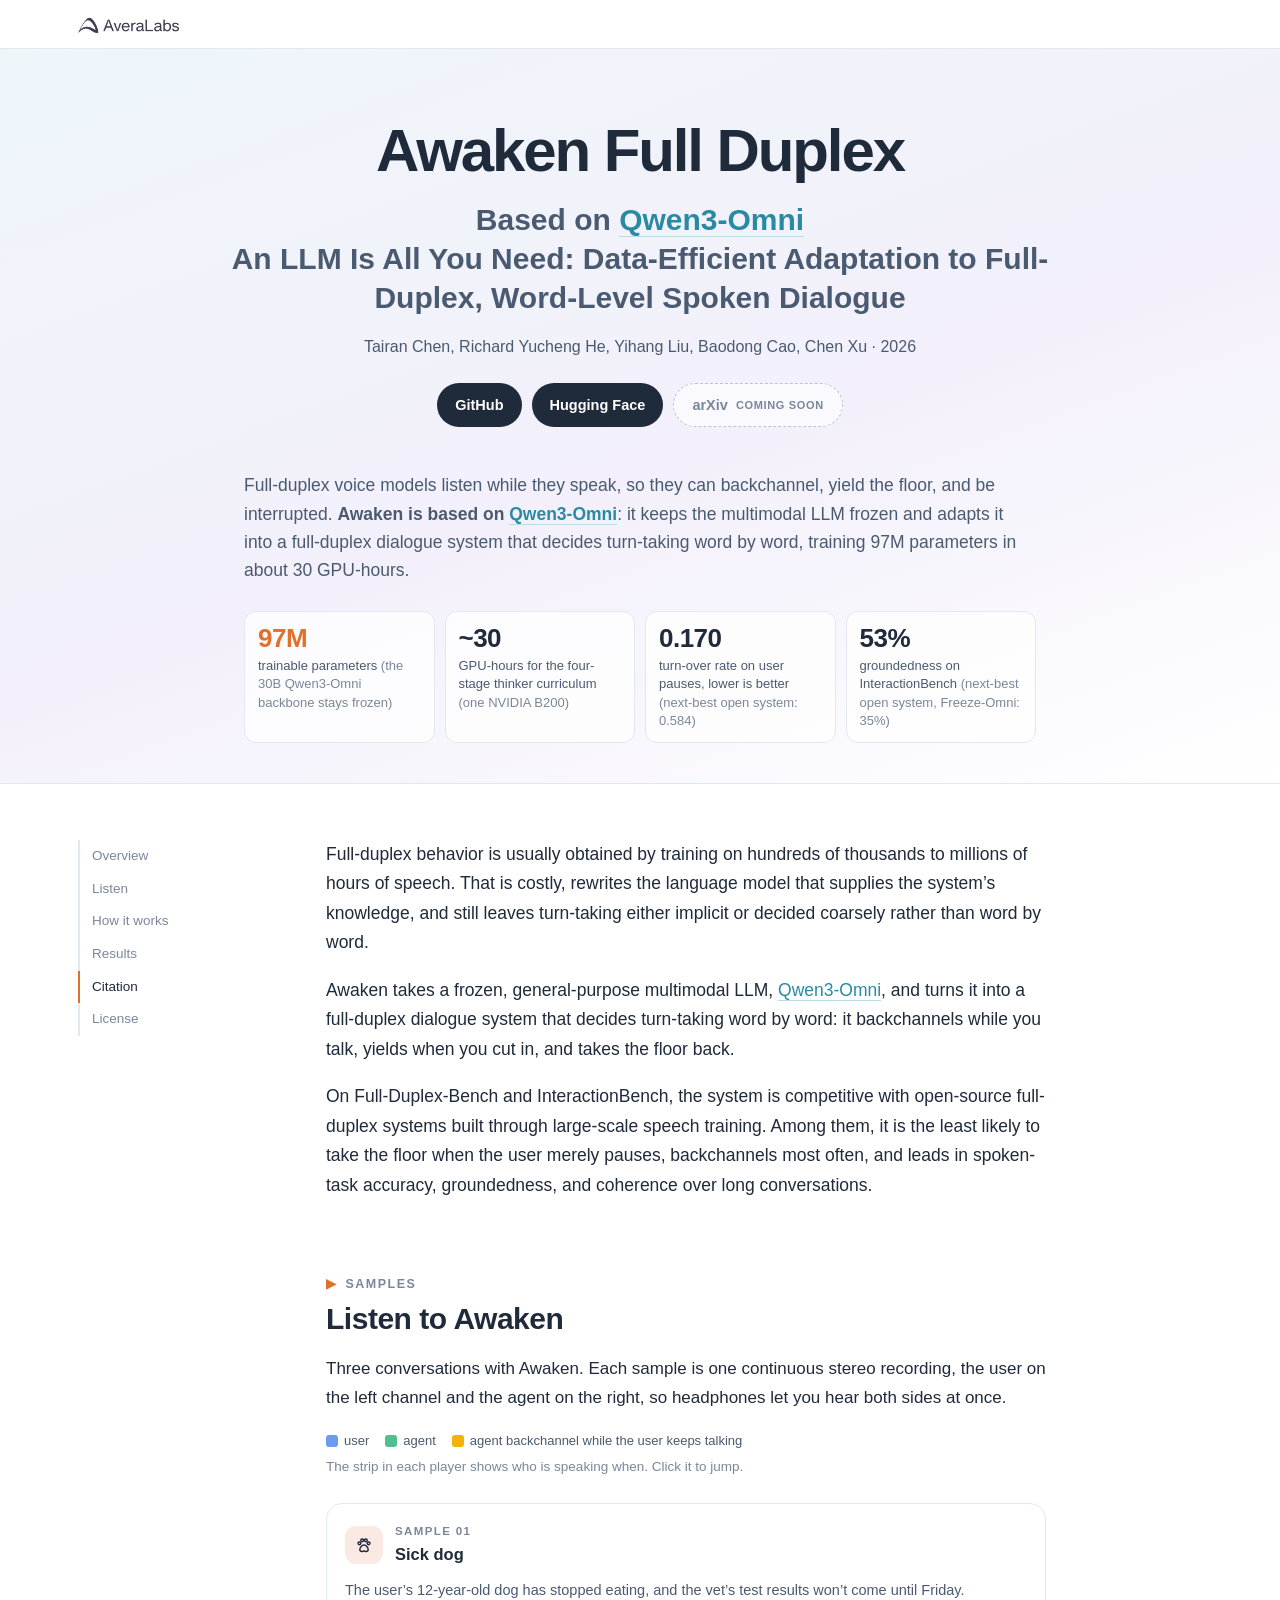
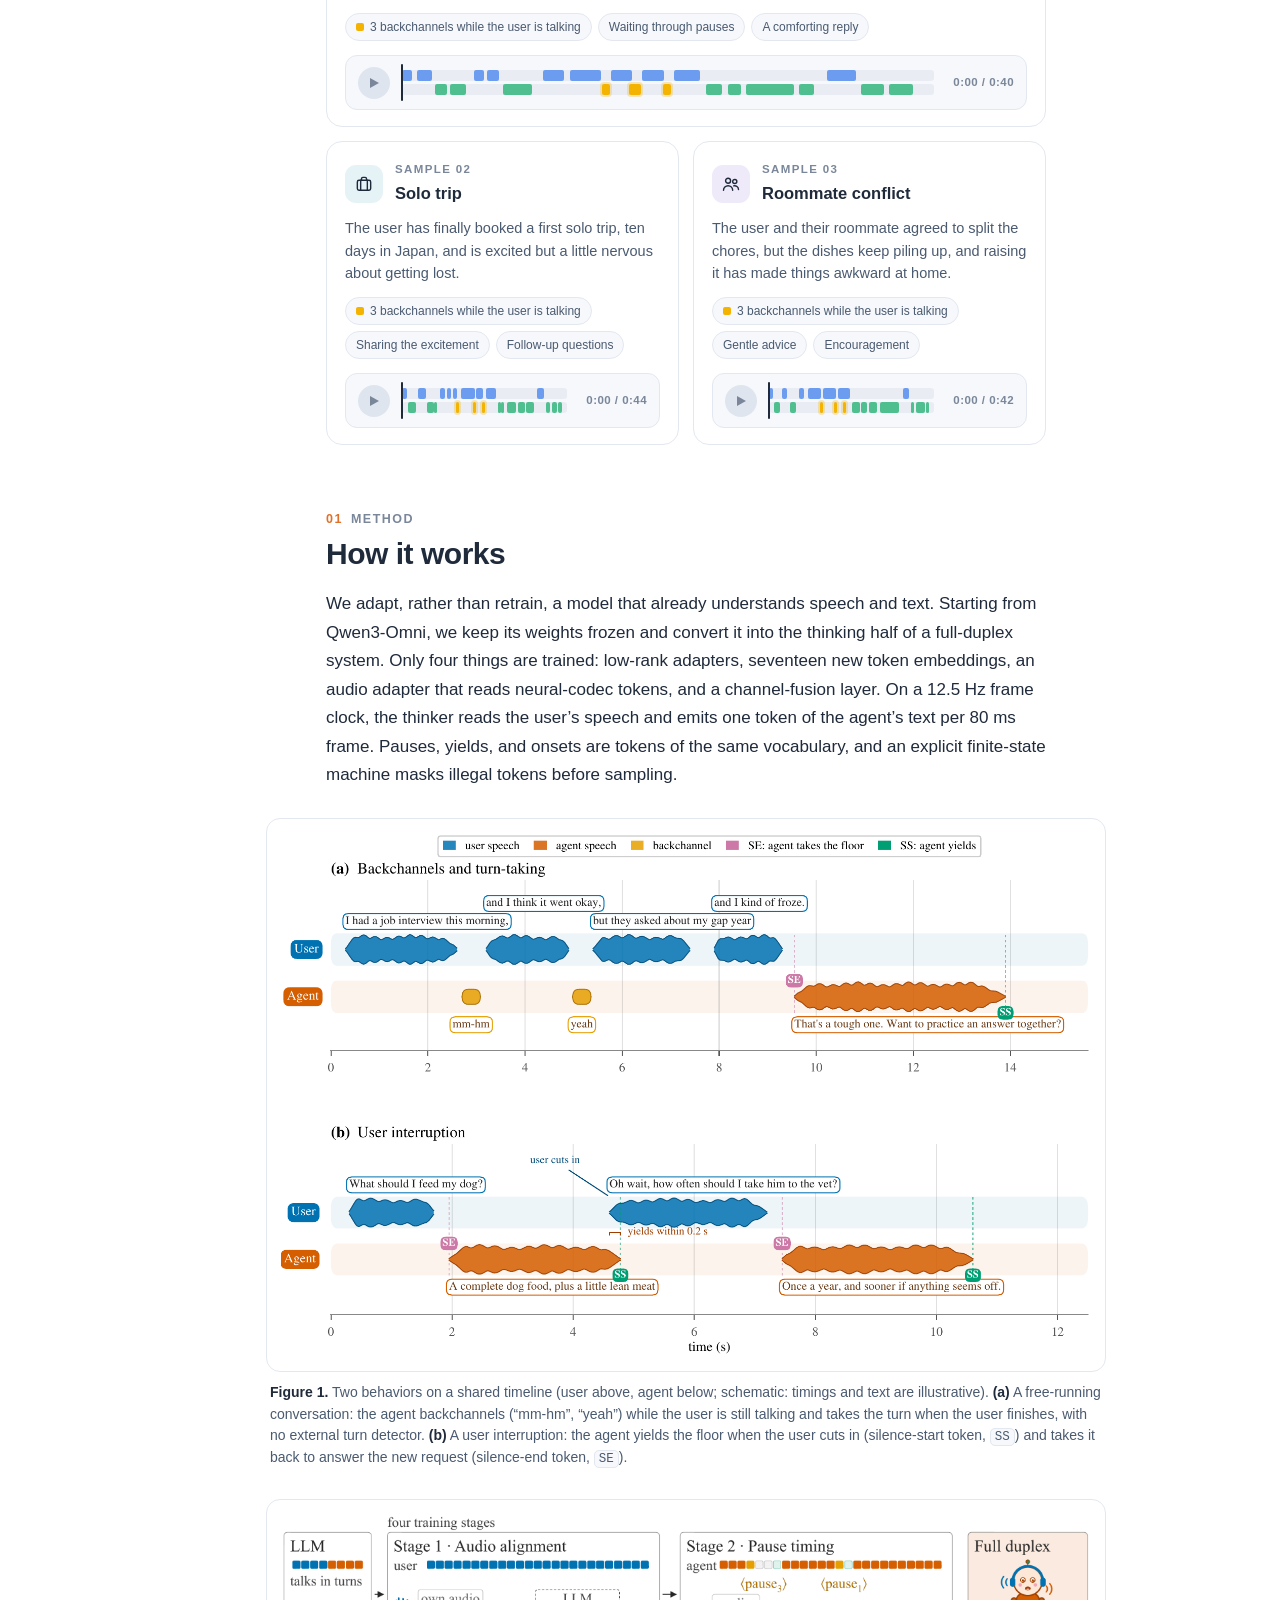
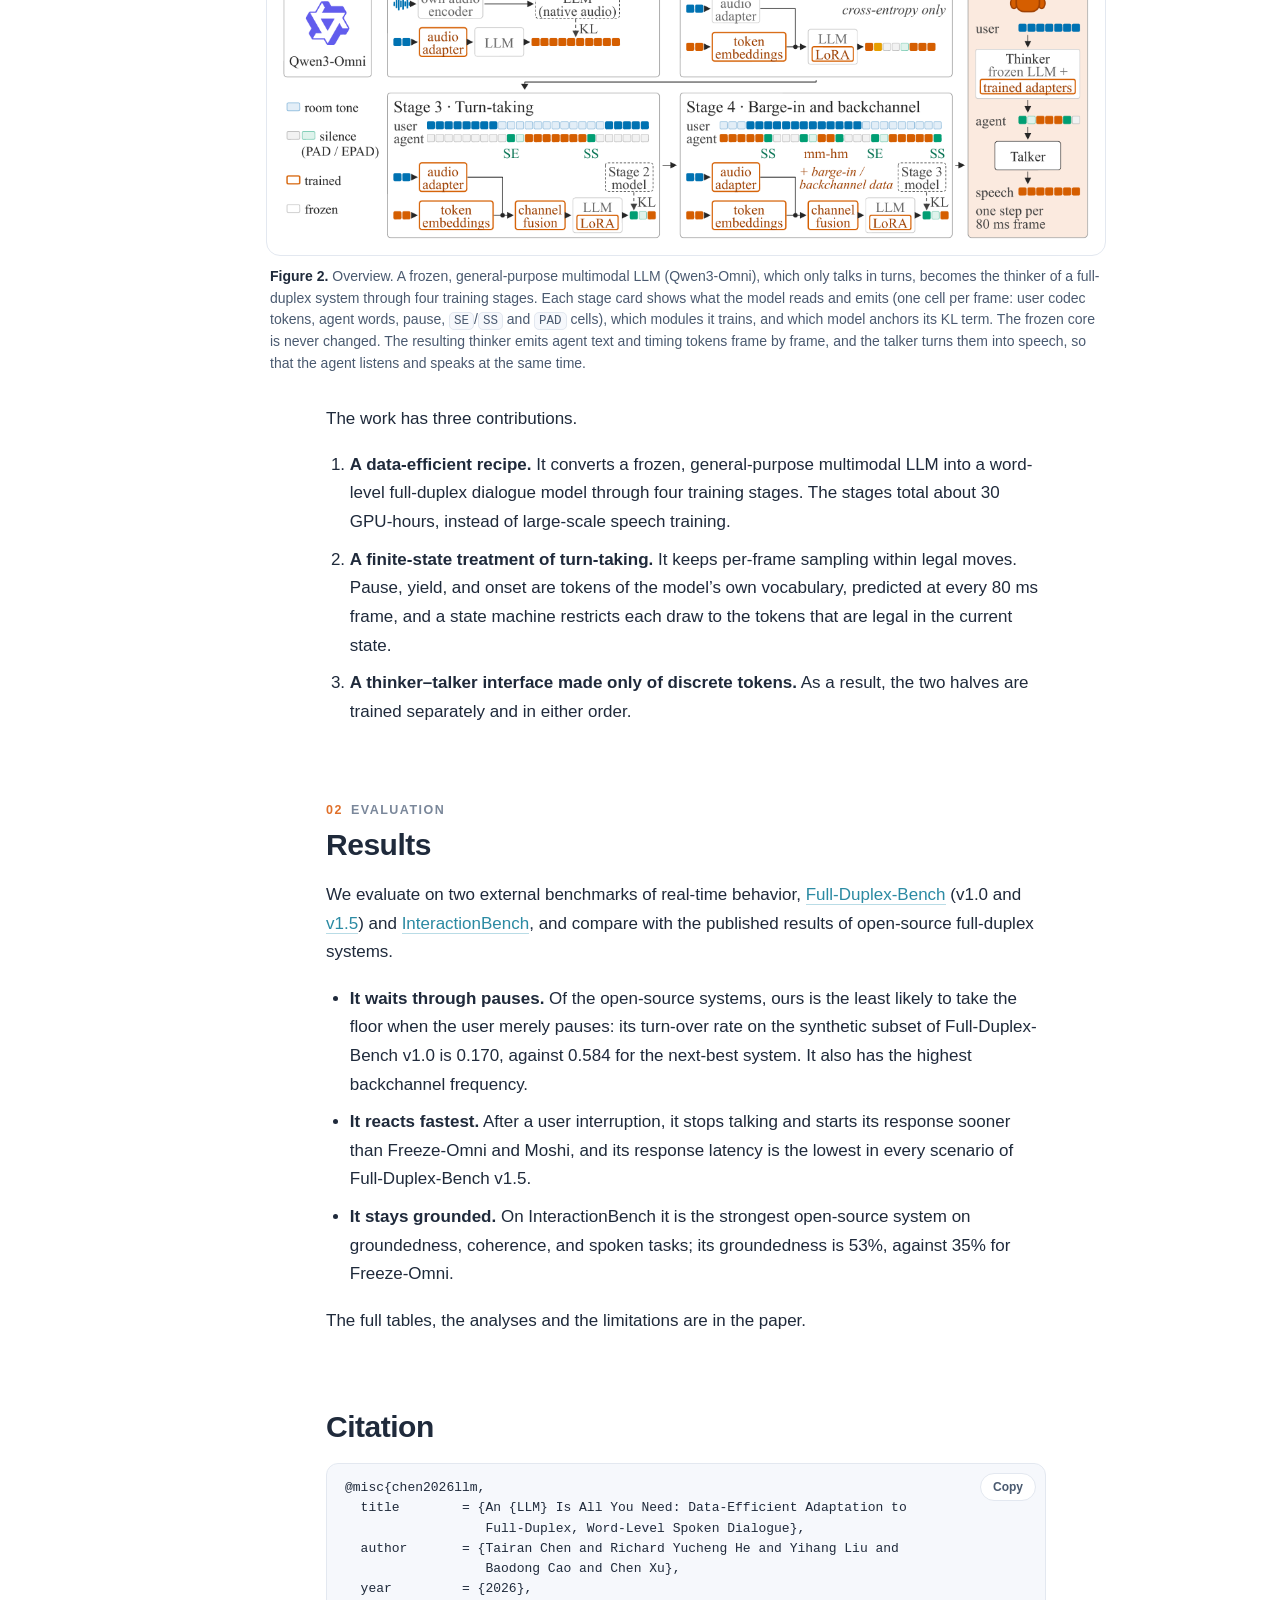
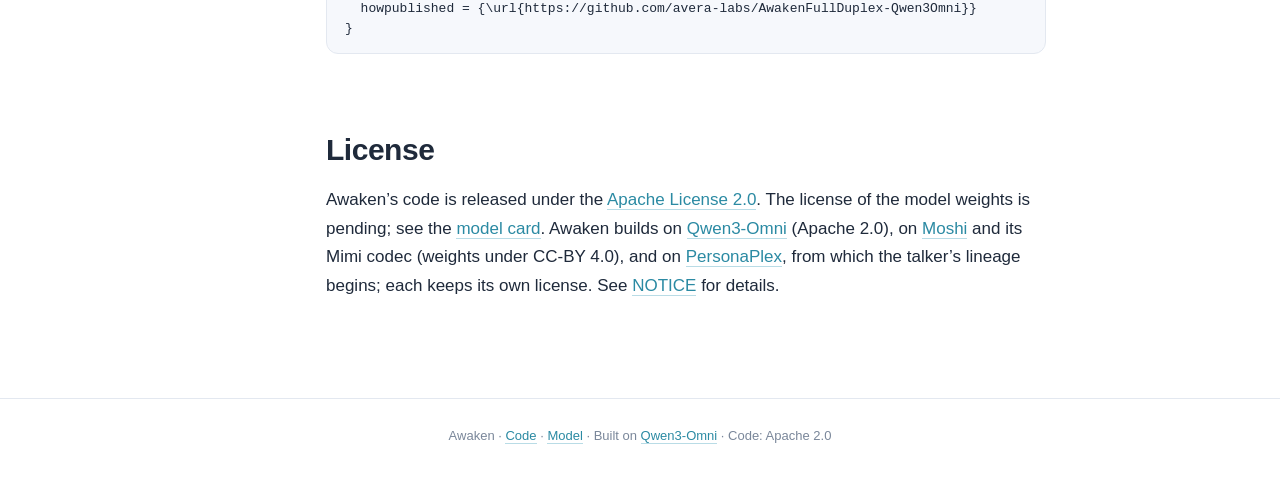
<file: index.html>
<!DOCTYPE html>
<html lang="en">
<head>
<meta charset="utf-8">
<meta name="viewport" content="width=device-width, initial-scale=1">
<title>Awaken Full Duplex — Based on Qwen3-Omni</title>
<meta name="description" content="Awaken Full Duplex, based on Qwen3-Omni: a frozen multimodal LLM becomes a word-level full-duplex spoken dialogue system with 97M trainable parameters and about 30 GPU-hours of adaptation.">
<meta name="author" content="Tairan Chen, Richard Yucheng He, Yihang Liu, Baodong Cao, Chen Xu">
<link rel="canonical" href="https://avera-labs.github.io/AwakenFullDuplex-Qwen3Omni/">

<!-- Open Graph / Twitter (absolute URLs: link previews do not resolve relative paths) -->
<meta property="og:type" content="article">
<meta property="og:site_name" content="AveraLabs">
<meta property="og:title" content="Awaken Full Duplex — Based on Qwen3-Omni">
<meta property="og:description" content="A frozen multimodal LLM becomes a word-level full-duplex spoken dialogue system with 97M trainable parameters and about 30 GPU-hours of adaptation.">
<meta property="og:url" content="https://avera-labs.github.io/AwakenFullDuplex-Qwen3Omni/">
<meta property="og:image" content="https://avera-labs.github.io/AwakenFullDuplex-Qwen3Omni/assets/social_preview.png">
<meta property="og:image:width" content="1200">
<meta property="og:image:height" content="630">
<meta property="og:image:alt" content="Awaken Full Duplex, based on Qwen3-Omni: title card with the paper's Figure 1, in which the agent backchannels while the user talks and yields when interrupted">
<meta name="twitter:card" content="summary_large_image">
<meta name="twitter:title" content="Awaken Full Duplex — Based on Qwen3-Omni">
<meta name="twitter:description" content="A frozen multimodal LLM becomes a word-level full-duplex spoken dialogue system with 97M trainable parameters and about 30 GPU-hours of adaptation.">
<meta name="twitter:image" content="https://avera-labs.github.io/AwakenFullDuplex-Qwen3Omni/assets/social_preview.png">
<meta name="twitter:image:alt" content="Awaken Full Duplex, based on Qwen3-Omni: title card with the paper's Figure 1">

<!-- Google Scholar -->
<meta name="citation_title" content="An LLM Is All You Need: Data-Efficient Adaptation to Full-Duplex, Word-Level Spoken Dialogue">
<meta name="citation_author" content="Chen, Tairan">
<meta name="citation_author" content="He, Richard Yucheng">
<meta name="citation_author" content="Liu, Yihang">
<meta name="citation_author" content="Cao, Baodong">
<meta name="citation_author" content="Xu, Chen">
<meta name="citation_publication_date" content="2026">
<!-- ARXIV: no arXiv id yet. When it exists, enable the next line with the real id. -->
<!-- <meta name="citation_pdf_url" content="https://arxiv.org/pdf/XXXX.XXXXX"> -->

<meta name="theme-color" content="#1f2a3b">
<link rel="icon" type="image/svg+xml" href="assets/favicon.svg">
<link rel="icon" type="image/png" sizes="32x32" href="assets/favicon-32.png">
<link rel="apple-touch-icon" href="assets/apple-touch-icon.png">

<script type="application/ld+json">
{
  "@context": "https://schema.org",
  "@type": "ScholarlyArticle",
  "headline": "An LLM Is All You Need: Data-Efficient Adaptation to Full-Duplex, Word-Level Spoken Dialogue",
  "alternativeHeadline": "Awaken Full Duplex — Based on Qwen3-Omni",
  "description": "A frozen multimodal LLM becomes a word-level full-duplex spoken dialogue system with 97M trainable parameters and about 30 GPU-hours of adaptation.",
  "author": [
    {"@type": "Person", "name": "Tairan Chen", "affiliation": {"@type": "Organization", "name": "AveraLabs"}},
    {"@type": "Person", "name": "Richard Yucheng He", "affiliation": {"@type": "Organization", "name": "AveraLabs"}},
    {"@type": "Person", "name": "Yihang Liu", "affiliation": {"@type": "Organization", "name": "AveraLabs"}},
    {"@type": "Person", "name": "Baodong Cao", "affiliation": {"@type": "Organization", "name": "AveraLabs"}},
    {"@type": "Person", "name": "Chen Xu", "affiliation": {"@type": "Organization", "name": "AveraLabs"}}
  ],
  "publisher": {"@type": "Organization", "name": "AveraLabs", "url": "https://averalabs.com/"},
  "datePublished": "2026",
  "url": "https://avera-labs.github.io/AwakenFullDuplex-Qwen3Omni/",
  "image": "https://avera-labs.github.io/AwakenFullDuplex-Qwen3Omni/assets/social_preview.png",
  "keywords": ["full-duplex", "spoken dialogue", "turn-taking", "backchannel", "speech language model", "Qwen3-Omni"],
  "isAccessibleForFree": true
}
</script>

<style>
:root{
  color-scheme: light;
  --ink:#1f2a3b; --ink-2:#4a5a70; --muted:#7a879a; --line:#e3e8f0; --soft:#f6f8fc;
  --teal:#2b8aa3; --blue-t:#e5f3f7; --lav-t:#eeeafa; --amber-t:#fff2dc; --mint-t:#e6f4ec; --rose-t:#fbe9e4;
  --acc:#e0702a;
  --user:#6c9cf0; --agent:#4fbf8f; --bc:#f5b301; --lane:#e9edf3;
  --maxw:720px;
}
*{box-sizing:border-box}
html{scroll-behavior:smooth}
body{margin:0;background:#fff;color:var(--ink);
  font:17px/1.68 Inter,-apple-system,BlinkMacSystemFont,"Segoe UI",Roboto,"Helvetica Neue",Arial,sans-serif;
  -webkit-font-smoothing:antialiased}
a{color:var(--teal);text-decoration:none;border-bottom:1px solid #b9dce6}
a:hover{border-bottom-color:var(--teal)}
p{margin:0 0 1.05em}
strong{font-weight:620}
code{font:14.5px/1 ui-monospace,SFMono-Regular,Menlo,Consolas,monospace;background:var(--soft);border:1px solid var(--line);border-radius:5px;padding:2px 5px}

/* brand bar */
.brand-bar{border-bottom:1px solid var(--line)}
.brand-bar-in{max-width:1180px;min-height:48px;margin:0 auto;padding:0 28px;display:flex;align-items:center}
.brand-mark{display:inline-flex;align-items:center;min-height:44px;border:0}
.brand-mark img{display:block;height:24px;width:auto}
.brand-mark:focus-visible{outline:2px solid var(--teal);outline-offset:2px}

/* hero */
.hero{background:linear-gradient(160deg,#eef6fa 0%,#f3f0fb 55%,#fff 100%);border-bottom:1px solid var(--line)}
.hero-heading{max-width:1180px;margin:0 auto;padding:clamp(44px,5.5vw,72px) 28px 44px;text-align:center}
.hero-in{max-width:848px;margin:0 auto;padding:0 28px 40px}
.hero-heading h1{font-size:clamp(26px,8vw,60px);line-height:1.08;letter-spacing:-.035em;margin:0 0 16px;font-weight:700}
.hero-subtitle{max-width:900px;margin:0 auto 18px;font-size:clamp(19px,3vw,30px);line-height:1.3;font-weight:550;color:var(--ink-2);text-wrap:balance}
.hero-byline{font-size:16px;line-height:1.5;color:var(--ink-2);margin:0 0 24px}
.hero-date{display:inline-block;white-space:nowrap}
.hero-links{display:flex;flex-wrap:wrap;justify-content:center;gap:10px}
.hero-links a{display:inline-flex;align-items:center;min-height:44px;padding:8px 18px;border:0;border-radius:999px;background:var(--ink);color:#fff;font-size:14.5px;font-weight:600}
.hero-links a:hover{background:var(--ink-2)}
.hero-links a:focus-visible{outline:2px solid var(--teal);outline-offset:3px}
.hero-links .soon{display:inline-flex;align-items:center;gap:8px;min-height:44px;padding:8px 18px;border-radius:999px;background:rgba(255,255,255,.6);color:var(--muted);border:1px dashed #b9c3d2;font-size:14.5px;font-weight:600;cursor:default}
.hero-links .soon small{font-size:11px;font-weight:600;letter-spacing:.06em;text-transform:uppercase}
.lede{font-size:17.5px;line-height:1.62;color:var(--ink-2);margin:0;text-wrap:pretty}
.stats{display:grid;grid-template-columns:repeat(4,minmax(0,1fr));gap:10px;margin-top:26px}
.stat{background:rgba(255,255,255,.78);border:1px solid var(--line);border-radius:12px;padding:12px 13px}
.stat b{display:block;font-size:26px;line-height:1.1;letter-spacing:-.02em;font-weight:700}
.stat b.acc{color:var(--acc)}
.stat span{display:block;font-size:13px;color:var(--ink-2);line-height:1.4;margin-top:5px}
.stat em{font-style:normal;color:var(--muted)}

/* layout */
.wrap{max-width:1180px;margin:0 auto;padding:0 28px;display:grid;grid-template-columns:200px minmax(0,1fr);gap:48px}
nav.toc{position:sticky;top:28px;align-self:start;margin-top:56px;font-size:13.5px}
nav.toc a{display:block;border:0;color:var(--muted);padding:5px 0 5px 12px;border-left:2px solid var(--line)}
nav.toc a:hover{color:var(--ink)}
nav.toc a.on{color:var(--ink);border-left-color:var(--acc)}
main{max-width:var(--maxw);min-width:0;padding-bottom:80px}
section{padding-top:56px}
.kicker{font-size:12.5px;letter-spacing:.12em;text-transform:uppercase;color:var(--muted);font-weight:600;margin-bottom:6px}
.kicker i{font-style:normal;color:var(--acc);margin-right:8px}
h2{font-size:30px;line-height:1.2;letter-spacing:-.016em;margin:0 0 18px;font-weight:700}
h3{font-size:20.5px;letter-spacing:-.01em;margin:36px 0 12px;font-weight:650}
h4{font-size:17px;margin:28px 0 8px;font-weight:650;color:var(--ink)}
.intro p{font-size:17.5px}
main ol,main ul{padding-left:1.4em;margin:0 0 1.05em}
main li{margin:0 0 .55em}

/* figures */
figure{margin:28px 0 30px}
figure.wide{margin-left:-60px;margin-right:-60px}
figure .frame{background:#fff;border:1px solid var(--line);border-radius:14px;padding:14px;overflow:hidden}
figure .frame a{display:block;border:0}
figure img{display:block;width:100%;height:auto}
figcaption{font-size:14px;line-height:1.55;color:var(--ink-2);margin-top:10px;padding:0 4px}
figcaption b{color:var(--ink)}
figcaption code{font-size:12.5px;padding:1px 4px}

/* samples */
.samples{display:grid;grid-template-columns:1fr 1fr;gap:14px;margin:24px 0 8px}
.sample{border:1px solid var(--line);border-radius:16px;padding:18px 18px 16px;background:#fff;display:flex;flex-direction:column;min-width:0}
.sample:first-child{grid-column:1/-1}
.sample .hd{display:flex;align-items:center;gap:12px;margin-bottom:10px}
.sample .ic{width:38px;height:38px;border-radius:11px;display:grid;place-items:center;flex:none}
.sample .ic svg{width:20px;height:20px;stroke:var(--ink);fill:none;stroke-width:1.7;stroke-linecap:round;stroke-linejoin:round}
.sample .num{font-size:11.5px;letter-spacing:.12em;color:var(--muted);font-weight:600}
.sample h4{margin:0;font-size:16.5px}
.sample p{font-size:14.5px;line-height:1.55;color:var(--ink-2);margin:0 0 12px}
.sample .lf{display:flex;flex-wrap:wrap;gap:6px;margin-bottom:14px;min-height:26px}
.sample .lf span{display:inline-flex;align-items:center;gap:6px;font-size:12px;border-radius:999px;padding:3px 10px;background:var(--soft);border:1px solid var(--line);color:var(--ink-2)}
.sample .lf span[hidden]{display:none}
.sample .lf i{width:8px;height:8px;border-radius:2px;background:var(--bc);flex:none}
.sample .lf b{font-weight:inherit}
.player{margin-top:auto;display:flex;align-items:center;gap:12px;border-radius:12px;background:var(--soft);border:1px dashed #cdd5e1;padding:10px 12px}
.player .pb{width:32px;height:32px;border-radius:50%;background:#dfe5ee;display:grid;place-items:center;flex:none}
.player .pb svg{width:12px;height:12px;fill:#9aa6b8}
.player.ready{border-style:solid;border-color:var(--line)}
.player.ready .pb{border:0;padding:0;cursor:pointer;transition:background .15s,transform .12s}
.player.ready .pb:hover{background:#d3dae5;transform:scale(1.06)}
.player.ready .pb:focus-visible{outline:2px solid var(--teal);outline-offset:2px}
.player.ready .pb svg{fill:#7a879a;transition:fill .15s}
.player.ready .pb:hover svg{fill:var(--ink-2)}
.player .tm{font-size:11.5px;font-weight:600;letter-spacing:.04em;color:var(--muted);white-space:nowrap;font-variant-numeric:tabular-nums;min-width:68px;text-align:right}
.player audio{display:none}
/* the track: one lane per side (user above, agent below), backchannels in gold, a cursor that follows playback */
.strip{position:relative;flex:1;min-width:0;padding:1px 0;cursor:pointer;border-radius:4px}
.strip:focus-visible{outline:2px solid var(--teal);outline-offset:3px}
.strip .lane{position:relative;height:11px;margin:3px 0;border-radius:3px;background:var(--lane)}
.strip .seg{position:absolute;top:0;bottom:0;min-width:3px;border-radius:2px}
.seg.u,.sw.u{background:var(--user)} .seg.a,.sw.a{background:var(--agent)} .seg.bc,.sw.bc{background:var(--bc)}
.strip .seg.bc{box-shadow:0 0 0 2px rgba(245,179,1,.28);z-index:1}
.strip .head{position:absolute;top:-2px;bottom:-2px;left:0;width:2px;margin-left:-1px;border-radius:1px;background:var(--ink);pointer-events:none;z-index:2}
.legend{display:flex;flex-wrap:wrap;gap:6px 16px;font-size:13px;color:var(--ink-2);margin:0 0 4px}
.legend span{display:inline-flex;align-items:center;gap:6px}
.legend .sw{width:12px;height:12px;border-radius:3px;display:inline-block}
.samples-note{font-size:13.5px;color:var(--muted)}

/* citation */
.bib-wrap{position:relative}
pre.bib{font:13px/1.55 ui-monospace,SFMono-Regular,Menlo,Consolas,monospace;background:var(--soft);border:1px solid var(--line);border-radius:12px;padding:14px 18px;overflow-x:auto;margin:0 0 22px}
.copy{position:absolute;top:10px;right:10px;font:600 12px/1 Inter,-apple-system,BlinkMacSystemFont,"Segoe UI",Roboto,Arial,sans-serif;color:var(--ink-2);background:#fff;border:1px solid var(--line);border-radius:999px;padding:7px 12px;cursor:pointer}
.copy:hover{border-color:var(--teal);color:var(--ink)}
.copy:focus-visible{outline:2px solid var(--teal);outline-offset:2px}
footer{border-top:1px solid var(--line);color:var(--muted);font-size:13px;padding:26px 28px 40px;text-align:center}

@media (max-width:1100px){
  .wrap{grid-template-columns:minmax(0,1fr)} nav.toc{display:none} main{margin:0 auto;width:100%}
  figure.wide{margin-left:0;margin-right:0}
}
@media (max-width:760px){
  .stats{grid-template-columns:repeat(2,minmax(0,1fr))} .samples{grid-template-columns:1fr}
  figure .frame{padding:8px}
}
</style>
</head>
<body>

<div class="brand-bar">
  <div class="brand-bar-in">
    <a class="brand-mark" href="https://averalabs.com/" aria-label="AveraLabs website">
      <img src="assets/averalabs-logo.png" alt="AveraLabs" width="348" height="83">
    </a>
  </div>
</div>

<header class="hero">
  <div class="hero-heading">
    <h1>Awaken Full Duplex</h1>
    <p class="hero-subtitle">Based on <a href="https://huggingface.co/Qwen/Qwen3-Omni-30B-A3B-Instruct">Qwen3-Omni</a><br>An LLM Is All You Need: Data-Efficient Adaptation to Full-Duplex, Word-Level Spoken Dialogue</p>
    <p class="hero-byline">Tairan Chen, Richard Yucheng He, Yihang Liu, Baodong Cao, Chen Xu <span class="hero-date">· <time datetime="2026">2026</time></span></p>
    <div class="hero-links">
      <a href="https://github.com/avera-labs/AwakenFullDuplex-Qwen3Omni">GitHub</a>
      <a href="https://huggingface.co/openmartdev/AwakenFullDuplex-Qwen3Omni">Hugging Face</a>
      <!-- ARXIV: no arXiv id yet. When it exists, replace this span with
           <a href="https://arxiv.org/abs/XXXX.XXXXX">arXiv</a> -->
      <span class="soon" role="link" aria-disabled="true" title="The arXiv link is coming soon">arXiv <small>coming soon</small></span>
    </div>
  </div>
  <div class="hero-in">
    <p class="lede">Full-duplex voice models listen while they speak, so they can backchannel, yield the floor, and be interrupted. <strong>Awaken is based on <a href="https://huggingface.co/Qwen/Qwen3-Omni-30B-A3B-Instruct">Qwen3-Omni</a></strong>: it keeps the multimodal LLM frozen and adapts it into a full-duplex dialogue system that decides turn-taking word by word, training 97M parameters in about 30 GPU-hours.</p>
    <div class="stats">
      <div class="stat"><b class="acc">97M</b><span>trainable parameters <em>(the 30B Qwen3-Omni backbone stays frozen)</em></span></div>
      <div class="stat"><b>~30</b><span>GPU-hours for the four-stage thinker curriculum <em>(one NVIDIA B200)</em></span></div>
      <div class="stat"><b>0.170</b><span>turn-over rate on user pauses, lower is better <em>(next-best open system: 0.584)</em></span></div>
      <div class="stat"><b>53%</b><span>groundedness on InteractionBench <em>(next-best open system, Freeze-Omni: 35%)</em></span></div>
    </div>
  </div>
</header>

<div class="wrap">
<nav class="toc" id="toc">
  <a href="#overview" class="on">Overview</a>
  <a href="#listen">Listen</a>
  <a href="#how">How it works</a>
  <a href="#results">Results</a>
  <a href="#citation">Citation</a>
  <a href="#license">License</a>
</nav>

<main>

<!-- ============================ OVERVIEW ============================ -->
<section id="overview" class="intro">
<p>Full-duplex behavior is usually obtained by training on hundreds of thousands to millions of hours of speech. That is costly, rewrites the language model that supplies the system’s knowledge, and still leaves turn-taking either implicit or decided coarsely rather than word by word.</p>
<p>Awaken takes a frozen, general-purpose multimodal LLM, <a href="https://huggingface.co/Qwen/Qwen3-Omni-30B-A3B-Instruct">Qwen3-Omni</a>, and turns it into a full-duplex dialogue system that decides turn-taking word by word: it backchannels while you talk, yields when you cut in, and takes the floor back.</p>
<p>On Full-Duplex-Bench and InteractionBench, the system is competitive with open-source full-duplex systems built through large-scale speech training. Among them, it is the least likely to take the floor when the user merely pauses, backchannels most often, and leads in spoken-task accuracy, groundedness, and coherence over long conversations.</p>
</section>

<!-- ============================ SAMPLES ============================ -->
<section id="listen">
<div class="kicker"><i>▶</i>Samples</div>
<h2>Listen to Awaken</h2>
<p>Three conversations with Awaken. Each sample is one continuous stereo recording, the user on the left channel and the agent on the right, so headphones let you hear both sides at once.</p>
<div class="legend" aria-hidden="true">
  <span><i class="sw u"></i>user</span>
  <span><i class="sw a"></i>agent</span>
  <span><i class="sw bc"></i>agent backchannel while the user keeps talking</span>
</div>
<p class="samples-note">The strip in each player shows who is speaking when. Click it to jump.</p>

<div class="samples" id="samples"></div>
</section>

<!-- ============================ HOW IT WORKS ============================ -->
<section id="how">
<div class="kicker"><i>01</i>Method</div>
<h2>How it works</h2>
<p>We adapt, rather than retrain, a model that already understands speech and text. Starting from Qwen3-Omni, we keep its weights frozen and convert it into the thinking half of a full-duplex system. Only four things are trained: low-rank adapters, seventeen new token embeddings, an audio adapter that reads neural-codec tokens, and a channel-fusion layer. On a 12.5&nbsp;Hz frame clock, the thinker reads the user’s speech and emits one token of the agent’s text per 80&nbsp;ms frame. Pauses, yields, and onsets are tokens of the same vocabulary, and an explicit finite-state machine masks illegal tokens before sampling.</p>

<figure class="wide">
  <div class="frame"><a href="assets/figures/teaser.png" title="Open full size"><img src="assets/figures/teaser.png" width="1600" height="1035" loading="lazy" alt="Two timelines with a user lane above an agent lane. (a) The agent says 'mm-hm' and 'yeah' while the user describes a job interview, then takes the turn after the user finishes. (b) The user cuts in while the agent is answering; the agent yields within 0.2 seconds and then answers the new question."></a></div>
  <figcaption><b>Figure 1.</b> Two behaviors on a shared timeline (user above, agent below; schematic: timings and text are illustrative). <b>(a)</b> A free-running conversation: the agent backchannels (“mm-hm”, “yeah”) while the user is still talking and takes the turn when the user finishes, with no external turn detector. <b>(b)</b> A user interruption: the agent yields the floor when the user cuts in (silence-start token, <code>SS</code>) and takes it back to answer the new request (silence-end token, <code>SE</code>).</figcaption>
</figure>

<figure class="wide">
  <div class="frame"><a href="assets/figures/overview.png" title="Open full size"><img src="assets/figures/overview.png" width="2400" height="970" loading="lazy" alt="Four stage cards leading from a frozen, turn-based Qwen3-Omni to a full-duplex thinker. Each card shows the frame-level input and output cells, the trained modules, and the KL reference model of that stage; the talker turns the thinker's tokens into speech."></a></div>
  <figcaption><b>Figure 2.</b> Overview. A frozen, general-purpose multimodal LLM (Qwen3-Omni), which only talks in turns, becomes the thinker of a full-duplex system through four training stages. Each stage card shows what the model reads and emits (one cell per frame: user codec tokens, agent words, pause, <code>SE</code>/<code>SS</code> and <code>PAD</code> cells), which modules it trains, and which model anchors its KL term. The frozen core is never changed. The resulting thinker emits agent text and timing tokens frame by frame, and the talker turns them into speech, so that the agent listens and speaks at the same time.</figcaption>
</figure>

<p>The work has three contributions.</p>
<ol>
  <li><strong>A data-efficient recipe.</strong> It converts a frozen, general-purpose multimodal LLM into a word-level full-duplex dialogue model through four training stages. The stages total about 30 GPU-hours, instead of large-scale speech training.</li>
  <li><strong>A finite-state treatment of turn-taking.</strong> It keeps per-frame sampling within legal moves. Pause, yield, and onset are tokens of the model’s own vocabulary, predicted at every 80&nbsp;ms frame, and a state machine restricts each draw to the tokens that are legal in the current state.</li>
  <li><strong>A thinker–talker interface made only of discrete tokens.</strong> As a result, the two halves are trained separately and in either order.</li>
</ol>
</section>

<!-- ============================ RESULTS ============================ -->
<section id="results">
<div class="kicker"><i>02</i>Evaluation</div>
<h2>Results</h2>
<p>We evaluate on two external benchmarks of real-time behavior, <a href="https://arxiv.org/abs/2503.04721">Full-Duplex-Bench</a> (v1.0 and <a href="https://arxiv.org/abs/2507.23159">v1.5</a>) and <a href="https://arxiv.org/abs/2611.02430">InteractionBench</a>, and compare with the published results of open-source full-duplex systems.</p>
<ul>
  <li><strong>It waits through pauses.</strong> Of the open-source systems, ours is the least likely to take the floor when the user merely pauses: its turn-over rate on the synthetic subset of Full-Duplex-Bench v1.0 is 0.170, against 0.584 for the next-best system. It also has the highest backchannel frequency.</li>
  <li><strong>It reacts fastest.</strong> After a user interruption, it stops talking and starts its response sooner than Freeze-Omni and Moshi, and its response latency is the lowest in every scenario of Full-Duplex-Bench v1.5.</li>
  <li><strong>It stays grounded.</strong> On InteractionBench it is the strongest open-source system on groundedness, coherence, and spoken tasks; its groundedness is 53%, against 35% for Freeze-Omni.</li>
</ul>
<p>The full tables, the analyses and the limitations are in the paper.</p>
</section>

<!-- ============================ CITATION ============================ -->
<!-- ARXIV: no arXiv id yet. When it exists, replace the howpublished line with
       eprint        = {XXXX.XXXXX},
       archivePrefix = {arXiv},
       primaryClass  = {cs.CL},
       url           = {https://arxiv.org/abs/XXXX.XXXXX}
     (check the category against the arXiv listing). -->
<section id="citation">
<h2>Citation</h2>
<div class="bib-wrap">
<button class="copy" type="button" id="copy-bib" aria-label="Copy BibTeX to clipboard">Copy</button>
<pre class="bib" id="bib">@misc{chen2026llm,
  title        = {An {LLM} Is All You Need: Data-Efficient Adaptation to
                  Full-Duplex, Word-Level Spoken Dialogue},
  author       = {Tairan Chen and Richard Yucheng He and Yihang Liu and
                  Baodong Cao and Chen Xu},
  year         = {2026},
  howpublished = {\url{https://github.com/avera-labs/AwakenFullDuplex-Qwen3Omni}}
}</pre>
</div>
</section>

<!-- ============================ LICENSE ============================ -->
<section id="license">
<h2>License</h2>
<p>Awaken’s code is released under the <a href="https://github.com/avera-labs/AwakenFullDuplex-Qwen3Omni/blob/main/LICENSE">Apache License 2.0</a>. The license of the model weights is pending; see the <a href="https://huggingface.co/openmartdev/AwakenFullDuplex-Qwen3Omni">model card</a>. Awaken builds on <a href="https://huggingface.co/Qwen/Qwen3-Omni-30B-A3B-Instruct">Qwen3-Omni</a> (Apache 2.0), on <a href="https://github.com/kyutai-labs/moshi">Moshi</a> and its Mimi codec (weights under CC-BY 4.0), and on <a href="https://github.com/NVIDIA/personaplex">PersonaPlex</a>, from which the talker’s lineage begins; each keeps its own license. See <a href="https://github.com/avera-labs/AwakenFullDuplex-Qwen3Omni/blob/main/NOTICE">NOTICE</a> for details.</p>
</section>

</main>
</div>

<footer>Awaken · <a href="https://github.com/avera-labs/AwakenFullDuplex-Qwen3Omni">Code</a> · <a href="https://huggingface.co/openmartdev/AwakenFullDuplex-Qwen3Omni">Model</a> · Built on <a href="https://huggingface.co/Qwen/Qwen3-Omni-30B-A3B-Instruct">Qwen3-Omni</a> · <span style="white-space:nowrap">Code: Apache 2.0</span></footer>

<script>
/* ---------- Audio samples (stereo: user left, agent right). `card` says who speaks when; see assets/demos/*.card.json:
   {hz, n, duration, words:{user:[[first,last,text,isBackchannel],...], agent:[...]}, stats:{backchannels}} ---------- */
const SAMPLES = [
  {id:'sick-dog', title:'Sick dog', tint:'var(--rose-t)',
   desc:'The user’s 12-year-old dog has stopped eating, and the vet’s test results won’t come until Friday.',
   listen:['Waiting through pauses','A comforting reply'],
   audio:'assets/demos/sick-dog.m4a', card:'assets/demos/sick-dog.card.json',
   icon:'<circle cx="6.5" cy="10" r="1.7"/><circle cx="9.8" cy="6.4" r="1.7"/><circle cx="14.2" cy="6.4" r="1.7"/><circle cx="17.5" cy="10" r="1.7"/><path d="M12 12c-2.5 0-5 3.2-5 5.4 0 1.5 1.1 2.4 2.5 2.4 1.1 0 1.6-.6 2.5-.6s1.4.6 2.5.6c1.4 0 2.5-.9 2.5-2.4 0-2.2-2.5-5.4-5-5.4z"/>'},
  {id:'solo-trip', title:'Solo trip', tint:'var(--blue-t)',
   desc:'The user has finally booked a first solo trip, ten days in Japan, and is excited but a little nervous about getting lost.',
   listen:['Sharing the excitement','Follow-up questions'],
   audio:'assets/demos/solo-trip.m4a', card:'assets/demos/solo-trip.card.json',
   icon:'<rect x="4" y="7.5" width="16" height="12" rx="2"/><path d="M9 7.5V5.6A1.6 1.6 0 0 1 10.6 4h2.8A1.6 1.6 0 0 1 15 5.6v1.9"/><path d="M8 7.5v12M16 7.5v12"/>'},
  {id:'roommate-conflict', title:'Roommate conflict', tint:'var(--lav-t)',
   desc:'The user and their roommate agreed to split the chores, but the dishes keep piling up, and raising it has made things awkward at home.',
   listen:['Gentle advice','Encouragement'],
   audio:'assets/demos/roommate-conflict.m4a', card:'assets/demos/roommate-conflict.card.json',
   icon:'<circle cx="8.5" cy="8" r="3"/><path d="M3 19.5a5.5 5.5 0 0 1 11 0"/><circle cx="16.5" cy="9" r="2.5"/><path d="M15.2 14.2A4.6 4.6 0 0 1 21 18.6"/>'},
];
(function renderSamples(){
  const host=document.getElementById('samples');
  const PLAY='<path d="M2 1l9 5-9 5z"/>', PAUSE='<path d="M2 1h3v10H2zM7 1h3v10H7z"/>';
  const fmt=t=>{t=Math.max(0,Math.floor(t||0));return `${Math.floor(t/60)}:${String(t%60).padStart(2,'0')}`;};
  const audios=[];
  SAMPLES.forEach((s,i)=>{
    host.insertAdjacentHTML('beforeend',`<article class="sample" id="sample-${s.id}">
      <div class="hd"><div class="ic" style="background:${s.tint}"><svg viewBox="0 0 24 24" aria-hidden="true">${s.icon}</svg></div>
      <div><div class="num">SAMPLE ${String(i+1).padStart(2,'0')}</div><h4>${s.title}</h4></div></div>
      <p>${s.desc}</p>
      <div class="lf"><span class="bcs" hidden><i aria-hidden="true"></i><b></b></span>${s.listen.map(t=>`<span>${t}</span>`).join('')}</div>
      <div class="player ready"><button class="pb" type="button" aria-label="Play ${s.title}"><svg viewBox="0 0 12 12">${PLAY}</svg></button>
        <div class="strip" role="slider" tabindex="0" aria-label="Seek in ${s.title}: user lane above, agent lane below" aria-valuemin="0" aria-valuemax="100" aria-valuenow="0">
          <div class="lane"></div><div class="lane"></div><div class="head"></div></div>
        <span class="tm">0:00</span><audio preload="metadata"></audio></div></article>`);
    const card=host.lastElementChild;
    const au=card.querySelector('audio'), btn=card.querySelector('.pb'), ico=btn.querySelector('svg'),
          strip=card.querySelector('.strip'), lanes=strip.querySelectorAll('.lane'), head=strip.querySelector('.head'),
          tm=card.querySelector('.tm'), chip=card.querySelector('.bcs');
    audios.push(au);
    let dur=0, raf=0;
    const length=()=>dur||au.duration||0;

    // Play from memory, so that seeking works on servers without HTTP range support too.
    fetch(s.audio).then(r=>r.ok?r.blob():Promise.reject(new Error('HTTP '+r.status)))
      .then(b=>{au.src=URL.createObjectURL(b);})
      .catch(()=>{au.src=s.audio;});

    // Who speaks when: word spans closer than 3 frames merge into one segment; backchannels in gold.
    fetch(s.card).then(r=>r.ok?r.json():Promise.reject(new Error('HTTP '+r.status))).then(d=>{
      if(d.duration) dur=d.duration;
      [[d.words.user,'u',lanes[0]],[d.words.agent,'a',lanes[1]]].forEach(([spans,cls,lane])=>{
        const segs=[];
        spans.forEach(([first,last,,bc])=>{
          const prev=segs[segs.length-1];
          if(prev && !!bc===prev.bc && first-prev.end<=3) prev.end=last;
          else segs.push({start:first,end:last,bc:!!bc});
        });
        lane.innerHTML=segs.map(g=>`<i class="seg ${g.bc?'bc':cls}" style="left:${(100*g.start/d.n).toFixed(3)}%;width:${(100*(g.end-g.start+1)/d.n).toFixed(3)}%"></i>`).join('');
      });
      const n=(d.stats||{}).backchannels;
      if(n){chip.querySelector('b').textContent=`${n} backchannel${n===1?'':'s'} while the user is talking`;chip.hidden=false;}
      paint();
    }).catch(err=>console.warn('Could not read',s.card,err));

    function paint(){
      const L=length(), t=au.currentTime||0, f=L?Math.min(1,t/L):0;
      head.style.left=(100*f)+'%';
      tm.textContent=L?`${fmt(t)} / ${fmt(L)}`:fmt(t);
      strip.setAttribute('aria-valuenow',Math.round(f*100));
      strip.setAttribute('aria-valuetext',`${fmt(t)} of ${fmt(L)}`);
    }
    const loop=()=>{paint();if(!au.paused&&!au.ended)raf=requestAnimationFrame(loop);};
    const seek=f=>{const L=length();if(!L)return;au.currentTime=Math.min(Math.max(f,0),1)*L;paint();};
    btn.addEventListener('click',()=>{if(au.paused)au.play().catch(()=>{});else au.pause();});
    au.addEventListener('play',()=>{audios.forEach(o=>o!==au&&o.pause());ico.innerHTML=PAUSE;btn.setAttribute('aria-label','Pause '+s.title);
      cancelAnimationFrame(raf);raf=requestAnimationFrame(loop);});
    au.addEventListener('pause',()=>{ico.innerHTML=PLAY;btn.setAttribute('aria-label','Play '+s.title);paint();});
    au.addEventListener('ended',()=>{au.currentTime=0;paint();});
    ['loadedmetadata','seeked','timeupdate'].forEach(e=>au.addEventListener(e,paint));
    strip.addEventListener('click',e=>{const r=strip.getBoundingClientRect();seek((e.clientX-r.left)/r.width);});
    strip.addEventListener('keydown',e=>{
      const L=length();if(!L)return;
      const step=5/L, f=(au.currentTime||0)/L;
      if(e.key==='ArrowRight'){seek(f+step);e.preventDefault();}
      else if(e.key==='ArrowLeft'){seek(f-step);e.preventDefault();}
      else if(e.key==='Home'){seek(0);e.preventDefault();}
      else if(e.key==='End'){seek(1);e.preventDefault();}
      else if(e.key===' '||e.key==='Enter'){btn.click();e.preventDefault();}
    });
  });
})();

/* ---------- BibTeX copy ---------- */
(function(){
  const btn=document.getElementById('copy-bib'), bib=document.getElementById('bib');
  const done=ok=>{btn.textContent=ok?'Copied':'Press Ctrl/Cmd+C';setTimeout(()=>{btn.textContent='Copy';},2000);};
  const fallback=()=>{
    const ta=document.createElement('textarea');ta.value=bib.textContent;ta.setAttribute('readonly','');
    ta.style.position='fixed';ta.style.opacity='0';document.body.appendChild(ta);ta.select();
    let ok=false;try{ok=document.execCommand('copy');}catch(e){ok=false;}
    document.body.removeChild(ta);
    if(!ok){const r=document.createRange();r.selectNodeContents(bib);const sel=getSelection();sel.removeAllRanges();sel.addRange(r);}
    done(ok);
  };
  btn.addEventListener('click',()=>{
    if(navigator.clipboard&&window.isSecureContext) navigator.clipboard.writeText(bib.textContent).then(()=>done(true),fallback);
    else fallback();
  });
})();

/* ---------- TOC highlight ---------- */
const links=[...document.querySelectorAll('#toc a')];
const obs=new IntersectionObserver(es=>{es.forEach(e=>{if(e.isIntersecting){links.forEach(a=>a.classList.toggle('on',a.getAttribute('href')==='#'+e.target.id));}});},{rootMargin:'-20% 0px -70% 0px'});
document.querySelectorAll('main section').forEach(sec=>obs.observe(sec));
</script>

</body>
</html>
</file>
